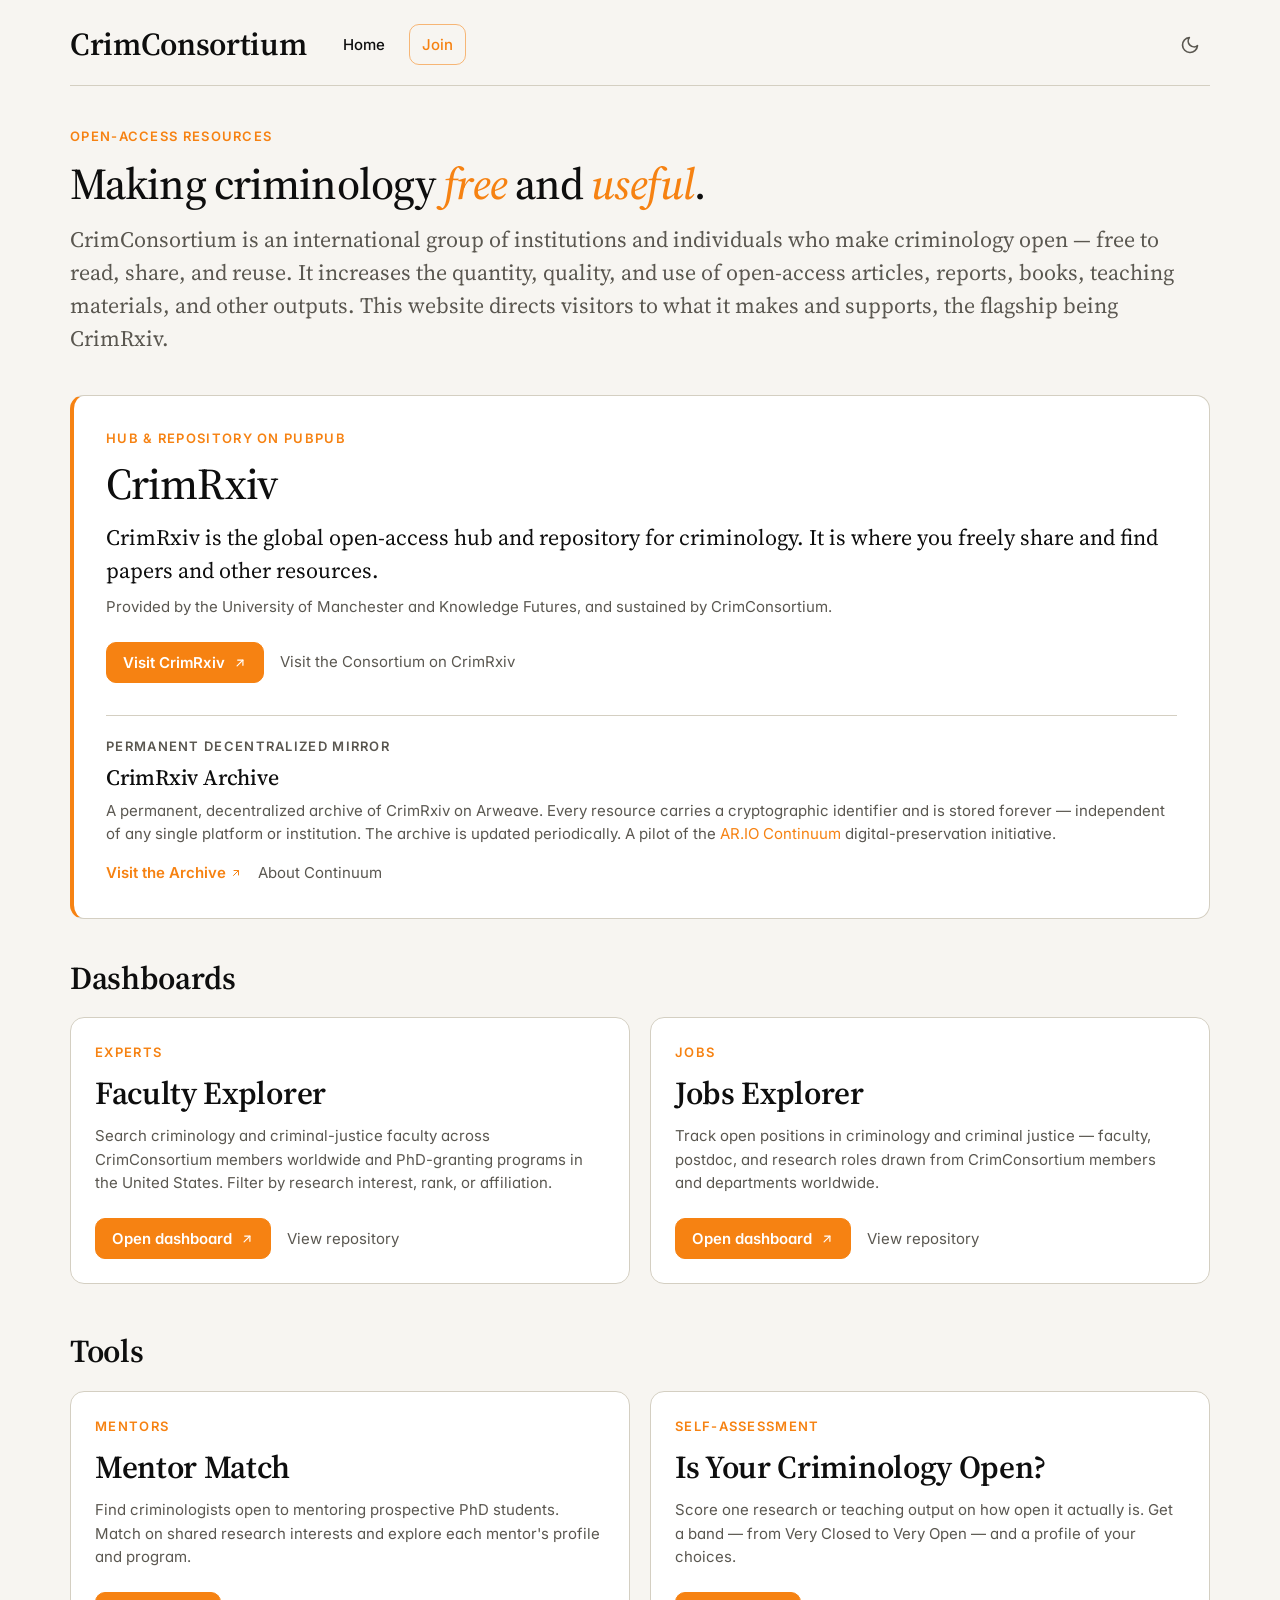
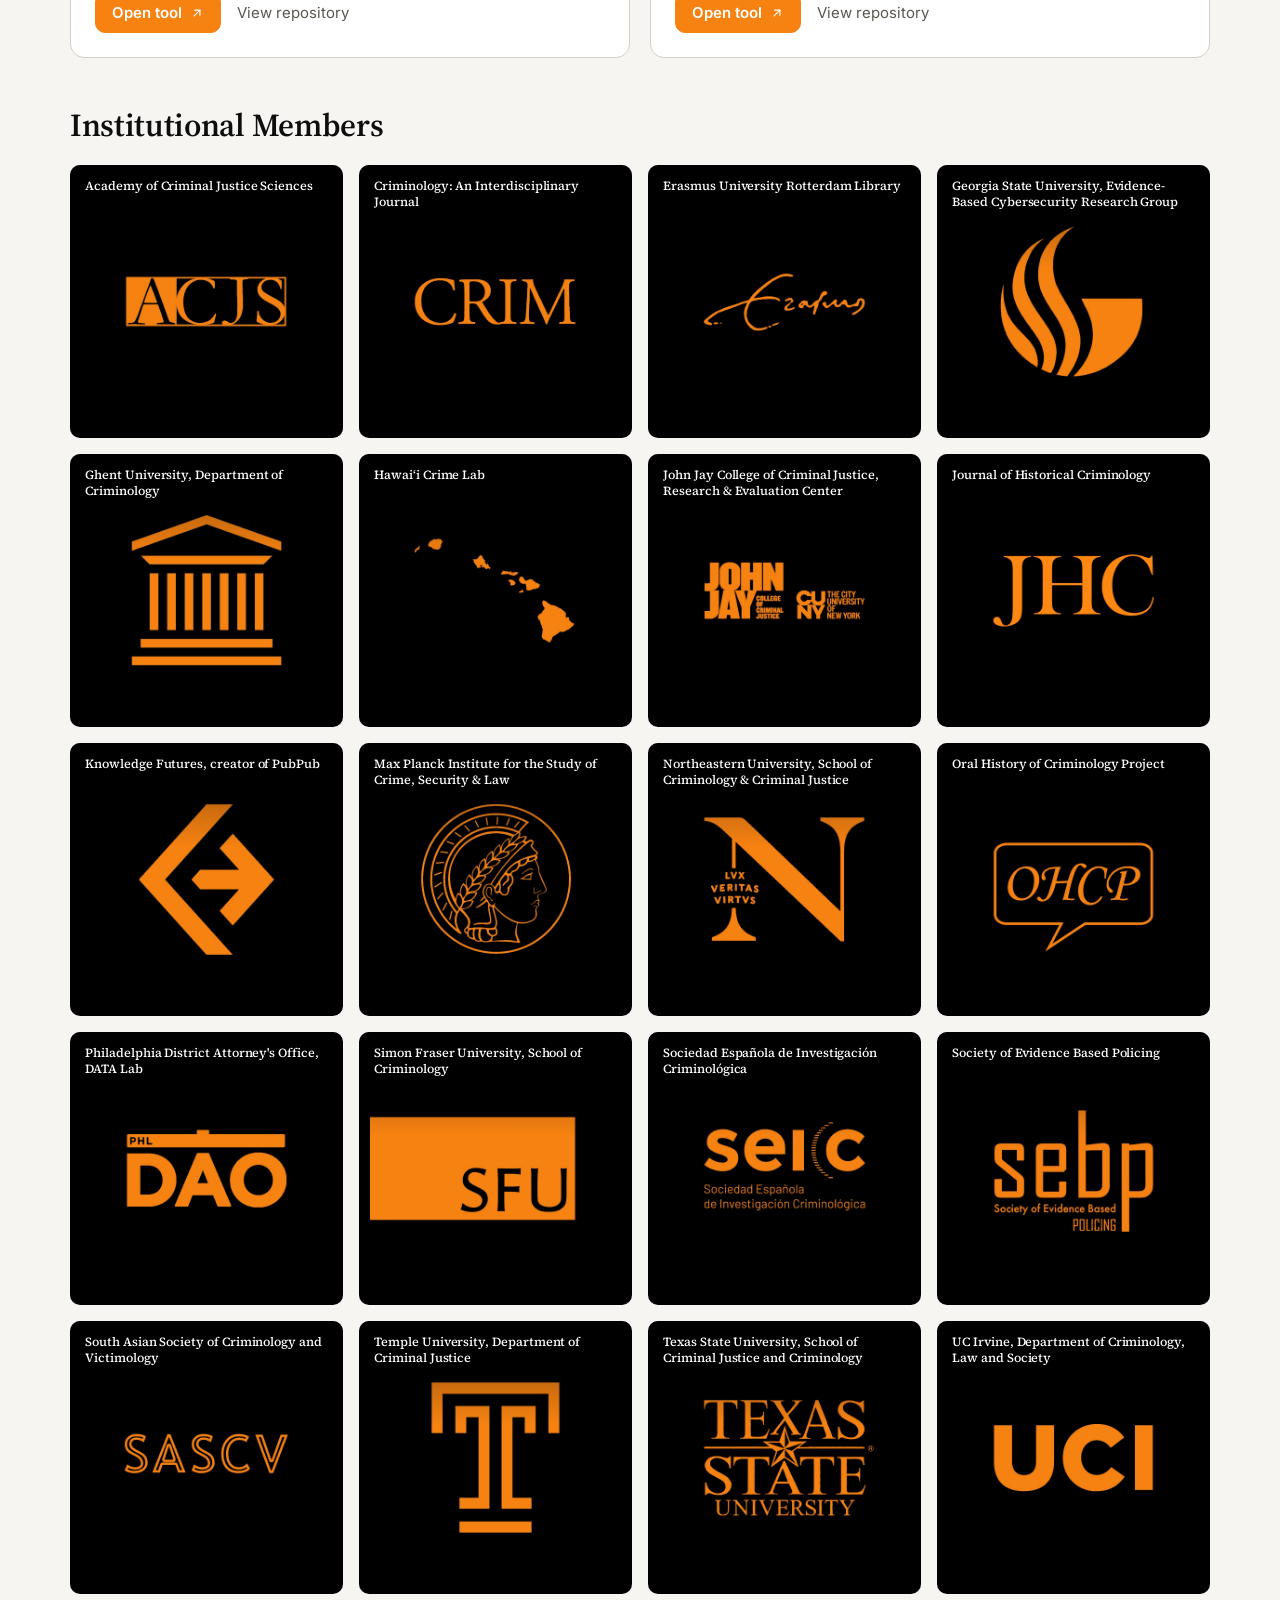
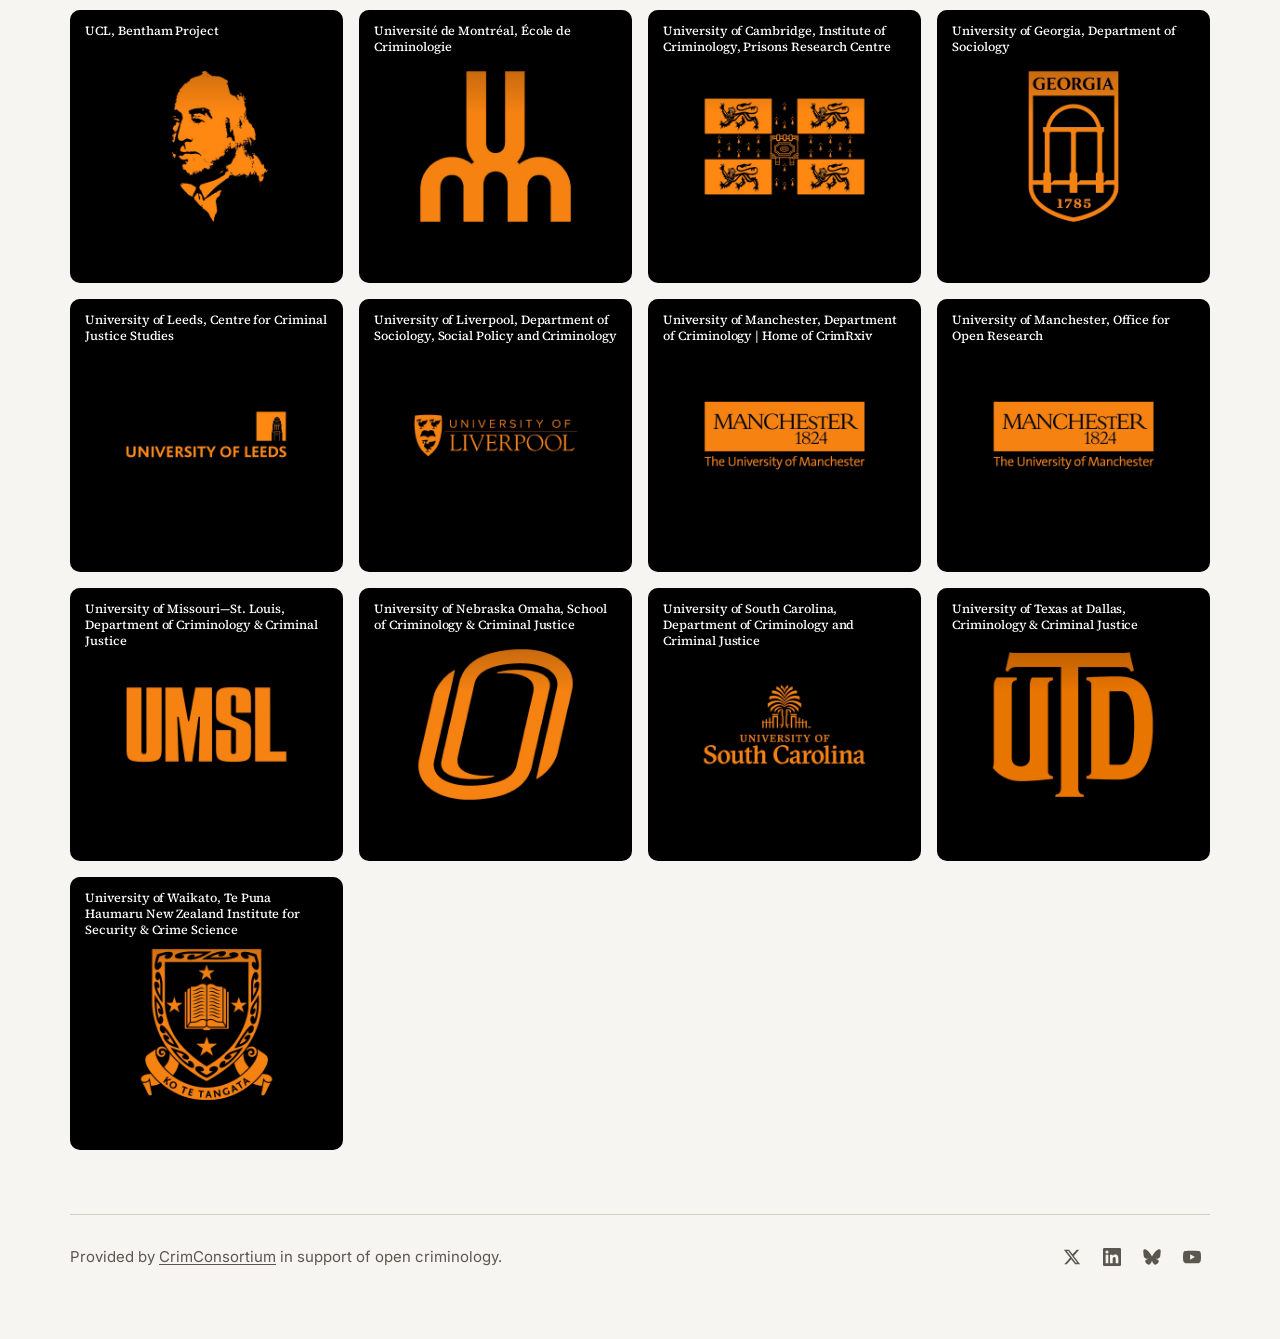
<file: index.html>
<!doctype html>
<html lang="en">
  <head>
    <meta charset="utf-8" />
    <meta name="viewport" content="width=device-width,initial-scale=1" />
    <title>CrimConsortium — Open criminology: free and useful research, teaching, and jobs</title>
    <meta name="description" content="CrimConsortium is an international group of institutions and individuals advancing open criminology — free access to research, teaching materials, mentors, and criminology jobs. Flagship: CrimRxiv." />
    <meta name="keywords" content="open criminology, CrimRxiv, criminology open access, criminology research, criminal justice research, criminology jobs, criminology mentors, criminology faculty, open scholarship, open access publishing" />
    <meta name="author" content="CrimConsortium" />
    <meta name="robots" content="index, follow, max-image-preview:large" />
    <meta name="theme-color" content="#0e0e0e" />

    <link rel="canonical" href="https://crimconsortium.com/" />
    <link rel="alternate" hreflang="en" href="https://crimconsortium.com/" />
    <link rel="alternate" hreflang="x-default" href="https://crimconsortium.com/" />

    <!-- Open Graph -->
    <meta property="og:title" content="CrimConsortium — Making criminology free and useful" />
    <meta property="og:description" content="An international group of institutions and individuals advancing open criminology — free access to research, teaching materials, mentors, and criminology jobs. Flagship: CrimRxiv." />
    <meta property="og:type" content="website" />
    <meta property="og:url" content="https://crimconsortium.com/" />
    <meta property="og:site_name" content="CrimConsortium" />
    <meta property="og:locale" content="en_US" />
    <meta property="og:image" content="https://crimconsortium.com/og-image.png" />
    <meta property="og:image:secure_url" content="https://crimconsortium.com/og-image.png" />
    <meta property="og:image:type" content="image/png" />
    <meta property="og:image:width" content="1200" />
    <meta property="og:image:height" content="630" />
    <meta property="og:image:alt" content="CrimConsortium — Making criminology free and useful" />
    <meta property="og:updated_time" content="2026-07-18T14:30:00-04:00" />
    <meta property="og:see_also" content="https://www.crimrxiv.com" />
    <meta property="og:see_also" content="https://www.crimrxiv.com/consortium" />
    <meta property="og:see_also" content="https://crimrxiv.ar.io" />
    <meta property="og:see_also" content="https://github.com/CrimConsortium-CrimRxiv" />
    <meta property="og:see_also" content="https://x.com/CrimConsortium" />
    <meta property="og:see_also" content="https://www.linkedin.com/company/98856502" />
    <meta property="og:see_also" content="https://bsky.app/profile/crimrxiv.com" />
    <meta property="og:see_also" content="https://www.youtube.com/@CrimConsortium" />

    <!-- Twitter -->
    <meta name="twitter:card" content="summary_large_image" />
    <meta name="twitter:site" content="@CrimConsortium" />
    <meta name="twitter:title" content="CrimConsortium — Making criminology free and useful" />
    <meta name="twitter:description" content="An international group of institutions and individuals advancing open criminology. Flagship: CrimRxiv." />
    <meta name="twitter:image" content="https://crimconsortium.com/og-image.png" />
    <meta name="twitter:image:alt" content="CrimConsortium — Making criminology free and useful" />

    <!-- DNS prefetch for outbound destinations (faster perceived click) -->
    <link rel="dns-prefetch" href="https://www.crimrxiv.com" />
    <link rel="dns-prefetch" href="https://crimrxiv.ar.io" />
    <link rel="dns-prefetch" href="https://crimconsortium-crimrxiv.github.io" />
    <link rel="dns-prefetch" href="https://app.joinit.com" />
    <link rel="dns-prefetch" href="https://github.com" />

    <!-- Google tag (gtag.js) — Google Ads -->
    <script async src="https://www.googletagmanager.com/gtag/js?id=AW-18294351442"></script>
    <script>
      window.dataLayer = window.dataLayer || [];
      function gtag(){dataLayer.push(arguments);}

      // Consent Mode v2 defaults — explicitly grant so nothing silently downgrades later.
      gtag('consent', 'default', {
        'ad_storage': 'granted',
        'ad_user_data': 'granted',
        'ad_personalization': 'granted',
        'analytics_storage': 'granted',
        'functionality_storage': 'granted',
        'personalization_storage': 'granted',
        'security_storage': 'granted'
      });

      // Persist GCLID across the Stripe checkout redirect (first-party localStorage).
      try {
        var params = new URLSearchParams(window.location.search);
        var gclid = params.get('gclid');
        if (gclid) {
          localStorage.setItem('gclid', gclid);
          localStorage.setItem('gclid_ts', Date.now().toString());
        }
      } catch (e) {}

      gtag('js', new Date());
      gtag('config', 'AW-18294351442');
    </script>

    <!-- Fonts (same family as sibling dashboards) -->
    <link rel="preconnect" href="https://fonts.googleapis.com" />
    <link rel="preconnect" href="https://fonts.gstatic.com" crossorigin />
    <link
      href="https://fonts.googleapis.com/css2?family=Source+Serif+4:ital,opsz,wght@0,8..60,400;0,8..60,500;0,8..60,600;0,8..60,700;1,8..60,400;1,8..60,500&family=Inter:wght@400;500;600;700&display=swap"
      rel="stylesheet"
    />

    <link rel="stylesheet" href="style.css" />
    <link rel="icon" type="image/x-icon" href="favicon.ico" />

    <link rel="apple-touch-icon" href="/og-image.png" />

    <!-- Structured data — Organization + WebSite + ItemList (Tools & Dashboards) -->
    <script type="application/ld+json">
    {
      "@context": "https://schema.org",
      "@graph": [
        {
          "@type": "Organization",
          "@id": "https://crimconsortium.com/#org",
          "name": "CrimConsortium",
          "alternateName": ["CrimRxiv Consortium"],
          "url": "https://crimconsortium.com/",
          "logo": "https://crimconsortium.com/og-image.png",
          "description": "An international group of institutions and individuals advancing open criminology — free access to research, teaching materials, mentors, and criminology jobs. Flagship: CrimRxiv.",
          "sameAs": [
            "https://www.crimrxiv.com/consortium",
            "https://x.com/CrimConsortium",
            "https://www.linkedin.com/company/98856502",
            "https://bsky.app/profile/crimrxiv.com",
            "https://www.youtube.com/@CrimConsortium",
            "https://github.com/CrimConsortium-CrimRxiv"
          ],
          "contactPoint": {
            "@type": "ContactPoint",
            "contactType": "membership inquiries",
            "email": "consortium@crimrxiv.com"
          }
        },
        {
          "@type": "WebSite",
          "@id": "https://crimconsortium.com/#website",
          "url": "https://crimconsortium.com/",
          "name": "CrimConsortium",
          "description": "Making criminology free and useful.",
          "publisher": { "@id": "https://crimconsortium.com/#org" },
          "inLanguage": "en"
        },
        {
          "@type": "ItemList",
          "name": "CrimConsortium dashboards and tools",
          "itemListElement": [
            {
              "@type": "ListItem",
              "position": 1,
              "name": "CrimRxiv",
              "url": "https://www.crimrxiv.com",
              "description": "The global open-access hub and repository for criminology."
            },
            {
              "@type": "ListItem",
              "position": 2,
              "name": "CrimRxiv Archive",
              "url": "https://crimrxiv.ar.io",
              "description": "Permanent decentralized mirror of CrimRxiv on Arweave."
            },
            {
              "@type": "ListItem",
              "position": 3,
              "name": "Faculty Explorer",
              "url": "https://faculty.crimconsortium.com/",
              "description": "Search criminology and criminal-justice faculty across CrimConsortium members and PhD-granting programs in the United States."
            },
            {
              "@type": "ListItem",
              "position": 4,
              "name": "Jobs Explorer",
              "url": "https://jobs.crimconsortium.com/",
              "description": "Open positions in criminology and criminal justice — faculty, postdoc, and research roles worldwide."
            },
            {
              "@type": "ListItem",
              "position": 5,
              "name": "Mentor Match",
              "url": "https://mentors.crimconsortium.com/",
              "description": "Find criminologists open to mentoring prospective PhD students."
            },
            {
              "@type": "ListItem",
              "position": 6,
              "name": "Is Your Criminology Open?",
              "url": "https://open.crimconsortium.com/",
              "description": "Score one research or teaching output on how open it actually is."
            }
          ]
        }
      ]
    }
    </script>
  </head>
  <body>
    <div class="page">
      <header class="site-header">
        <div class="header-left">
          <a class="brand" href="/" aria-label="CrimConsortium — home">
            <span class="brand-text">
              <span class="brand-title">CrimConsortium</span>
            </span>
          </a>

          <nav class="site-nav" aria-label="Primary">
            <a href="/" class="nav-link" aria-current="page">Home</a>
            <a href="https://app.joinit.com/o/crimconsortium/" class="nav-link nav-link-cta" target="_blank" rel="noopener">Join</a>
          </nav>
        </div>

        <div class="header-actions">
          <button class="icon-btn" data-theme-toggle aria-label="Toggle color scheme">
            <!-- icon injected by JS -->
          </button>
        </div>
      </header>

      <section class="hero">
        <div class="hero-eyebrow">Open-access resources</div>
        <h1 class="hero-title">Making criminology <em>free</em> and <em>useful</em>.</h1>
        <p class="hero-lead">
          CrimConsortium is an international group of institutions and individuals who make criminology open — free to read, share, and reuse. It increases the quantity, quality, and use of open-access articles, reports, books, teaching materials, and other outputs. This website directs visitors to what it makes and supports, the flagship being CrimRxiv.
        </p>
      </section>

      <section class="feature-panel" aria-labelledby="crimrxiv-heading">
        <div class="feature-eyebrow">Hub &amp; repository on PubPub</div>
        <h2 class="feature-title" id="crimrxiv-heading">CrimRxiv</h2>
        <p class="feature-lead">
          CrimRxiv is the global open-access hub and repository for criminology. It is where you freely share and find papers and other resources.
        </p>
        <p class="feature-meta">
          Provided by the University of Manchester and Knowledge Futures, and sustained by CrimConsortium.
        </p>
        <div class="feature-actions">
          <a class="btn btn-primary" href="https://www.crimrxiv.com" target="_blank" rel="noopener">
            Visit CrimRxiv
            <svg width="14" height="14" viewBox="0 0 24 24" fill="none" stroke="currentColor" stroke-width="2" stroke-linecap="round" stroke-linejoin="round" aria-hidden="true"><path d="M7 17 17 7"/><path d="M8 7h9v9"/></svg>
          </a>
          <a class="link-muted" href="https://www.crimrxiv.com/consortium" target="_blank" rel="noopener">Visit the Consortium on CrimRxiv</a>
        </div>

        <div class="sub-feature" aria-labelledby="archive-heading">
          <div class="sub-feature-eyebrow">Permanent decentralized mirror</div>
          <h3 class="sub-feature-title" id="archive-heading">CrimRxiv Archive</h3>
          <p class="sub-feature-lead">
            A permanent, decentralized archive of CrimRxiv on Arweave. Every resource carries a cryptographic identifier and is stored forever — independent of any single platform or institution. The archive is updated periodically. A pilot of the <a href="https://ar.io/continuum/" target="_blank" rel="noopener">AR.IO Continuum</a> digital-preservation initiative.
          </p>
          <div class="sub-feature-actions">
            <a class="link-arrow" href="https://crimrxiv.ar.io" target="_blank" rel="noopener">
              Visit the Archive
              <svg width="12" height="12" viewBox="0 0 24 24" fill="none" stroke="currentColor" stroke-width="2" stroke-linecap="round" stroke-linejoin="round" aria-hidden="true"><path d="M7 17 17 7"/><path d="M8 7h9v9"/></svg>
            </a>
            <a class="link-muted" href="https://ar.io/continuum/" target="_blank" rel="noopener">About Continuum</a>
          </div>
        </div>
      </section>

      <div class="section-heading">
        <h2 class="section-heading-title">Dashboards</h2>
      </div>

      <section class="dashboards" aria-label="Dashboards">
        <article class="dash-card">
          <div class="dash-eyebrow">Experts</div>
          <h3 class="dash-title">Faculty Explorer</h3>
          <p class="dash-desc">
            Search criminology and criminal-justice faculty across CrimConsortium members worldwide and PhD-granting programs in the United States. Filter by research interest, rank, or affiliation.
          </p>
          <div class="dash-actions">
            <a class="btn btn-primary" href="https://faculty.crimconsortium.com/" target="_blank" rel="noopener">
              Open dashboard
              <svg width="14" height="14" viewBox="0 0 24 24" fill="none" stroke="currentColor" stroke-width="2" stroke-linecap="round" stroke-linejoin="round" aria-hidden="true"><path d="M7 17 17 7"/><path d="M8 7h9v9"/></svg>
            </a>
            <a class="link-muted" href="https://github.com/CrimConsortium-CrimRxiv/faculty-explorer" target="_blank" rel="noopener">View repository</a>
          </div>
        </article>

        <article class="dash-card">
          <div class="dash-eyebrow">Jobs</div>
          <h3 class="dash-title">Jobs Explorer</h3>
          <p class="dash-desc">
            Track open positions in criminology and criminal justice — faculty, postdoc, and research roles drawn from CrimConsortium members and departments worldwide.
          </p>
          <div class="dash-actions">
            <a class="btn btn-primary" href="https://jobs.crimconsortium.com/" target="_blank" rel="noopener">
              Open dashboard
              <svg width="14" height="14" viewBox="0 0 24 24" fill="none" stroke="currentColor" stroke-width="2" stroke-linecap="round" stroke-linejoin="round" aria-hidden="true"><path d="M7 17 17 7"/><path d="M8 7h9v9"/></svg>
            </a>
            <a class="link-muted" href="https://github.com/CrimConsortium-CrimRxiv/criminology-jobs" target="_blank" rel="noopener">View repository</a>
          </div>
        </article>
      </section>

      <div class="section-heading">
        <h2 class="section-heading-title">Tools</h2>
      </div>

      <section class="dashboards" aria-label="Tools">
        <article class="dash-card">
          <div class="dash-eyebrow">Mentors</div>
          <h3 class="dash-title">Mentor Match</h3>
          <p class="dash-desc">
            Find criminologists open to mentoring prospective PhD students. Match on shared research interests and explore each mentor's profile and program.
          </p>
          <div class="dash-actions">
            <a class="btn btn-primary" href="https://mentors.crimconsortium.com/" target="_blank" rel="noopener">
              Open tool
              <svg width="14" height="14" viewBox="0 0 24 24" fill="none" stroke="currentColor" stroke-width="2" stroke-linecap="round" stroke-linejoin="round" aria-hidden="true"><path d="M7 17 17 7"/><path d="M8 7h9v9"/></svg>
            </a>
            <a class="link-muted" href="https://github.com/CrimConsortium-CrimRxiv/mentor-match" target="_blank" rel="noopener">View repository</a>
          </div>
        </article>

        <article class="dash-card">
          <div class="dash-eyebrow">Self-assessment</div>
          <h3 class="dash-title">Is Your Criminology Open?</h3>
          <p class="dash-desc">
            Score one research or teaching output on how open it actually is. Get a band — from Very Closed to Very Open — and a profile of your choices.
          </p>
          <div class="dash-actions">
            <a class="btn btn-primary" href="https://open.crimconsortium.com/" target="_blank" rel="noopener">
              Open tool
              <svg width="14" height="14" viewBox="0 0 24 24" fill="none" stroke="currentColor" stroke-width="2" stroke-linecap="round" stroke-linejoin="round" aria-hidden="true"><path d="M7 17 17 7"/><path d="M8 7h9v9"/></svg>
            </a>
            <a class="link-muted" href="https://github.com/CrimConsortium-CrimRxiv/open-criminology" target="_blank" rel="noopener">View repository</a>
          </div>
        </article>
      </section>

      <div class="section-heading">
        <h2 class="section-heading-title">Institutional Members</h2>
      </div>

      <section class="members" aria-label="CrimConsortium institutional members" id="members-grid">
        <!-- tiles injected by app.js -->
      </section>

      <footer class="site-footer">
        <p class="footer-lead">
          Provided by <a href="https://www.crimrxiv.com/consortium" target="_blank" rel="noopener">CrimConsortium</a> in support of open criminology.
        </p>
        <nav class="footer-social" aria-label="CrimConsortium on social media">
          <a href="https://x.com/CrimConsortium" target="_blank" rel="noopener" aria-label="CrimConsortium on X" title="X">
            <svg width="18" height="18" viewBox="0 0 24 24" fill="currentColor" aria-hidden="true"><path d="M18.244 2.25h3.308l-7.227 8.26 8.502 11.24H16.17l-5.214-6.817L4.99 21.75H1.68l7.73-8.835L1.254 2.25H8.08l4.713 6.231zm-1.161 17.52h1.833L7.084 4.126H5.117z"/></svg>
          </a>
          <a href="https://www.linkedin.com/company/98856502" target="_blank" rel="noopener" aria-label="CrimConsortium on LinkedIn" title="LinkedIn">
            <svg width="18" height="18" viewBox="0 0 24 24" fill="currentColor" aria-hidden="true"><path d="M20.447 20.452h-3.554v-5.569c0-1.328-.027-3.037-1.852-3.037-1.853 0-2.136 1.445-2.136 2.939v5.667H9.351V9h3.414v1.561h.046c.477-.9 1.637-1.85 3.37-1.85 3.601 0 4.267 2.37 4.267 5.455v6.286zM5.337 7.433a2.062 2.062 0 01-2.063-2.065 2.063 2.063 0 112.063 2.065zm1.782 13.019H3.555V9h3.564v11.452zM22.225 0H1.771C.792 0 0 .774 0 1.729v20.542C0 23.227.792 24 1.771 24h20.451C23.2 24 24 23.227 24 22.271V1.729C24 .774 23.2 0 22.222 0h.003z"/></svg>
          </a>
          <a href="https://bsky.app/profile/crimrxiv.com" target="_blank" rel="noopener" aria-label="CrimRxiv on Bluesky" title="Bluesky">
            <svg width="18" height="18" viewBox="0 0 600 530" fill="currentColor" aria-hidden="true"><path d="M135.72 44.03C202.216 93.951 273.74 195.17 300 249.49c26.262-54.316 97.782-155.54 164.28-205.46C512.26 8.009 590-19.474 590 69.21c0 17.704-10.149 148.79-16.106 170.07-20.703 73.984-96.144 92.854-163.25 81.433 117.3 19.964 147.14 86.092 82.697 152.22-122.39 125.59-175.91-31.511-189.63-71.766-2.514-7.38-3.69-10.832-3.708-7.896-.017-2.936-1.193.516-3.707 7.896-13.714 40.255-67.233 197.36-189.63 71.766-64.444-66.128-34.605-132.26 82.697-152.22-67.108 11.421-142.55-7.45-163.25-81.433C20.149 218.0 10 86.914 10 69.21c0-88.683 77.74-61.2 125.72-25.18z"/></svg>
          </a>
          <a href="https://www.youtube.com/@CrimConsortium" target="_blank" rel="noopener" aria-label="CrimConsortium on YouTube" title="YouTube">
            <svg width="18" height="18" viewBox="0 0 24 24" fill="currentColor" aria-hidden="true"><path d="M23.498 6.186a3.016 3.016 0 0 0-2.122-2.136C19.505 3.545 12 3.545 12 3.545s-7.505 0-9.377.505A3.017 3.017 0 0 0 .502 6.186C0 8.07 0 12 0 12s0 3.93.502 5.814a3.016 3.016 0 0 0 2.122 2.136c1.871.505 9.376.505 9.376.505s7.505 0 9.377-.505a3.015 3.015 0 0 0 2.122-2.136C24 15.93 24 12 24 12s0-3.93-.502-5.814zM9.545 15.568V8.432L15.818 12l-6.273 3.568z"/></svg>
          </a>
        </nav>
      </footer>
    </div>

    <script src="app.js"></script>
    <!-- Cloudflare Web Analytics -->
    <script type="module" src="https://static.cloudflareinsights.com/beacon.min.js" data-cf-beacon='{"token": "82ab01d233344610a30702e8de41b140"}'></script>
    <!-- End Cloudflare Web Analytics -->
  </body>
</html>
</file>
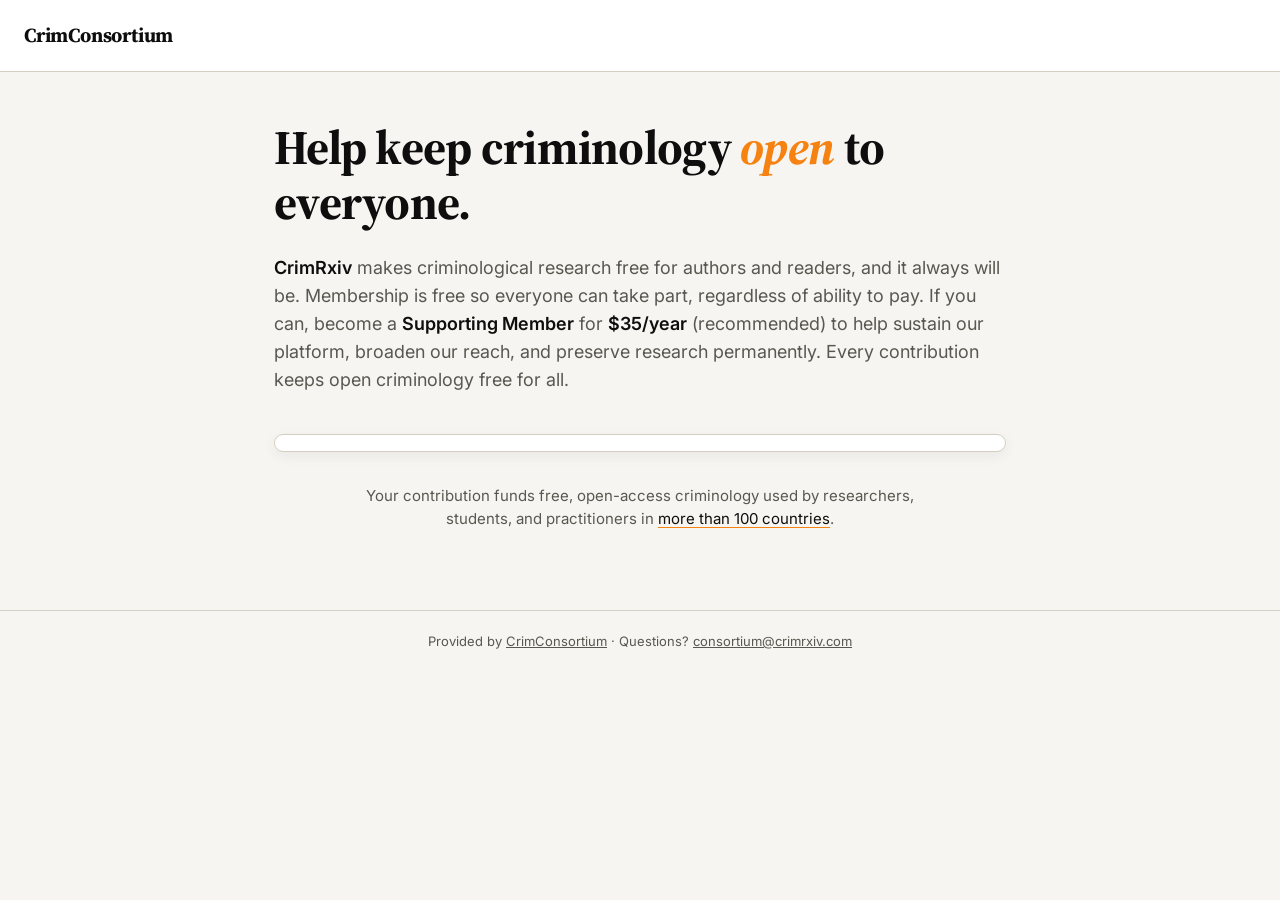
<file: support/index.html>
<!doctype html>
<html lang="en">
  <head>
    <meta charset="utf-8" />
    <meta name="viewport" content="width=device-width, initial-scale=1" />
    <title>Support CrimConsortium — Keep criminology open to everyone</title>
    <meta
      name="description"
      content="Help keep criminology open to everyone. Become a Supporting Member of CrimConsortium for $35/year and sustain CrimRxiv, the free platform for criminological research."
    />
    <meta name="robots" content="index, follow, max-image-preview:large" />
    <meta name="theme-color" content="#0e0e0e" />
    <link rel="canonical" href="https://crimconsortium.com/support/" />
    <link rel="alternate" hreflang="en" href="https://crimconsortium.com/support/" />
    <link rel="alternate" hreflang="x-default" href="https://crimconsortium.com/support/" />

    <!-- Open Graph -->
    <meta property="og:type" content="website" />
    <meta property="og:site_name" content="CrimConsortium" />
    <meta property="og:locale" content="en_US" />
    <meta property="og:url" content="https://crimconsortium.com/support/" />
    <meta property="og:title" content="Support CrimConsortium — Keep criminology open to everyone" />
    <meta
      property="og:description"
      content="Become a Supporting Member for $35/year and help sustain CrimRxiv, the free platform for criminological research."
    />
    <meta property="og:image" content="https://crimconsortium.com/og-image.png" />
    <meta property="og:image:secure_url" content="https://crimconsortium.com/og-image.png" />
    <meta property="og:image:type" content="image/png" />
    <meta property="og:image:width" content="1200" />
    <meta property="og:image:height" content="630" />
    <meta property="og:image:alt" content="CrimConsortium — Making criminology free and useful" />
    <meta property="og:updated_time" content="2026-07-18T13:00:00-04:00" />

    <!-- Twitter Card -->
    <meta name="twitter:card" content="summary_large_image" />
    <meta name="twitter:site" content="@CrimConsortium" />
    <meta name="twitter:title" content="Support CrimConsortium — Keep criminology open" />
    <meta
      name="twitter:description"
      content="Become a Supporting Member for $35/year and help sustain CrimRxiv."
    />
    <meta name="twitter:image" content="https://crimconsortium.com/og-image.png" />
    <meta name="twitter:image:alt" content="CrimConsortium — Making criminology free and useful" />

    <!-- Favicon -->
    <link
      rel="icon"
      type="image/svg+xml"
      href="data:image/svg+xml;utf8,<svg xmlns='http://www.w3.org/2000/svg' viewBox='0 0 32 32'><rect width='32' height='32' rx='6' fill='%230e0e0e'/><text x='16' y='22' font-family='Georgia,serif' font-size='20' font-weight='700' fill='%23f68212' text-anchor='middle'>C</text></svg>"
    />
    <link rel="apple-touch-icon" href="/og-image.png" />

    <!-- Fonts (same family as sibling pages) -->
    <link rel="preconnect" href="https://fonts.googleapis.com" />
    <link rel="preconnect" href="https://fonts.gstatic.com" crossorigin />
    <link
      rel="stylesheet"
      href="https://fonts.googleapis.com/css2?family=Source+Serif+4:ital,opsz,wght@0,8..60,600;0,8..60,700;1,8..60,500&family=Inter:wght@400;500;600;700&display=swap"
    />

    <!-- Stripe pricing table -->
    <script async src="https://js.stripe.com/v3/pricing-table.js"></script>

    <!-- Google tag (gtag.js) — Google Ads -->
    <script async src="https://www.googletagmanager.com/gtag/js?id=AW-18294351442"></script>
    <script>
      window.dataLayer = window.dataLayer || [];
      function gtag(){dataLayer.push(arguments);}

      // Consent Mode v2 defaults — explicitly grant so nothing silently downgrades later.
      gtag('consent', 'default', {
        'ad_storage': 'granted',
        'ad_user_data': 'granted',
        'ad_personalization': 'granted',
        'analytics_storage': 'granted',
        'functionality_storage': 'granted',
        'personalization_storage': 'granted',
        'security_storage': 'granted'
      });

      // Persist GCLID across the Stripe checkout redirect (first-party localStorage).
      try {
        var params = new URLSearchParams(window.location.search);
        var gclid = params.get('gclid');
        if (gclid) {
          localStorage.setItem('gclid', gclid);
          localStorage.setItem('gclid_ts', Date.now().toString());
        }
      } catch (e) {}

      gtag('js', new Date());
      gtag('config', 'AW-18294351442');
    </script>

    <style>
      :root {
        --color-bg: #f7f5f1;
        --color-surface: #ffffff;
        --color-text: #0e0e0e;
        --color-text-muted: #5a5750;
        --color-border: #d4cfc2;
        --color-primary: #f68212;
        --font-display: "Source Serif 4", "Source Serif Pro", Georgia, "Times New Roman", serif;
        --font-body: "Inter", "Helvetica Neue", Arial, sans-serif;
      }

      * { box-sizing: border-box; }
      html, body { margin: 0; padding: 0; }
      body {
        background: var(--color-bg);
        color: var(--color-text);
        font-family: var(--font-body);
        font-size: 17px;
        line-height: 1.55;
        -webkit-font-smoothing: antialiased;
        text-rendering: optimizeLegibility;
      }

      /* Minimal header — brand only, no nav to avoid competing links */
      .site-header {
        padding: 20px 24px;
        border-bottom: 1px solid var(--color-border);
        background: #ffffff;
      }
      .site-header a.brand {
        display: inline-flex;
        align-items: baseline;
        gap: 6px;
        text-decoration: none;
        color: var(--color-text);
        font-family: var(--font-display);
        font-weight: 700;
        font-size: 20px;
        letter-spacing: -0.01em;
      }
      .site-header a.brand:hover { color: var(--color-primary); }

      main {
        max-width: 780px;
        margin: 0 auto;
        padding: 48px 24px 80px;
      }

      h1 {
        font-family: var(--font-display);
        font-weight: 700;
        font-size: clamp(32px, 5.5vw, 48px);
        line-height: 1.15;
        letter-spacing: -0.015em;
        margin: 0 0 24px;
      }
      h1 em {
        color: var(--color-primary);
        font-style: italic;
      }

      .pitch {
        font-size: 18px;
        color: var(--color-text-muted);
        margin: 0 0 40px;
      }
      .pitch strong {
        color: var(--color-text);
        font-weight: 600;
      }

      .pricing-wrap {
        background: var(--color-surface);
        border: 1px solid var(--color-border);
        border-radius: 12px;
        padding: 8px;
        margin: 32px 0 24px;
        box-shadow: 0 4px 14px rgba(14, 14, 14, 0.06);
      }

      .trust {
        text-align: center;
        font-size: 15px;
        color: var(--color-text-muted);
        margin: 32px auto 0;
        max-width: 560px;
      }
      .trust a {
        color: var(--color-text);
        text-decoration: underline;
        text-decoration-color: var(--color-primary);
        text-underline-offset: 3px;
      }

      footer {
        border-top: 1px solid var(--color-border);
        padding: 20px 24px;
        text-align: center;
        font-size: 13px;
        color: var(--color-text-muted);
      }
      footer a { color: inherit; }

      @media (max-width: 480px) {
        main { padding: 32px 18px 60px; }
        .pitch { font-size: 17px; }
      }
    </style>
  </head>
  <body>
    <header class="site-header">
      <a class="brand" href="/">CrimConsortium</a>
    </header>

    <main>
      <h1>Help keep criminology <em>open</em> to everyone.</h1>

      <p class="pitch">
        <strong>CrimRxiv</strong> makes criminological research free for authors
        and readers, and it always will be. Membership is free so everyone can
        take part, regardless of ability to pay. If you can, become a
        <strong>Supporting Member</strong> for <strong>$35/year</strong>
        (recommended) to help sustain our platform, broaden our reach, and
        preserve research permanently. Every contribution keeps open
        criminology free for all.
      </p>

      <div class="pricing-wrap">
        <stripe-pricing-table
          pricing-table-id="prctbl_1TubGN9Pmwwj8JSxrboKiJzz"
          publishable-key="pk_live_51Sayk69Pmwwj8JSxB6PPz7kzXz2KAe2t9SabyMFFOUvAgZQq9GCiMb4TR8V5XRtDuXozoTyKe7WfTHiIKEzJXP6M00vNpqceyP"
        ></stripe-pricing-table>
      </div>

      <p class="trust">
        Your contribution funds free, open-access criminology used by
        researchers, students, and practitioners in
        <a href="https://www.crimrxiv.com/" rel="noopener">
          more than 100 countries</a>.
      </p>
    </main>

    <footer>
      Provided by
      <a href="/">CrimConsortium</a>
      &middot; Questions?
      <a href="mailto:consortium@crimrxiv.com">consortium@crimrxiv.com</a>
    </footer>
    <!-- Cloudflare Web Analytics -->
    <script type="module" src="https://static.cloudflareinsights.com/beacon.min.js" data-cf-beacon='{"token": "82ab01d233344610a30702e8de41b140"}'></script>
    <!-- End Cloudflare Web Analytics -->
  </body>
</html>
</file>
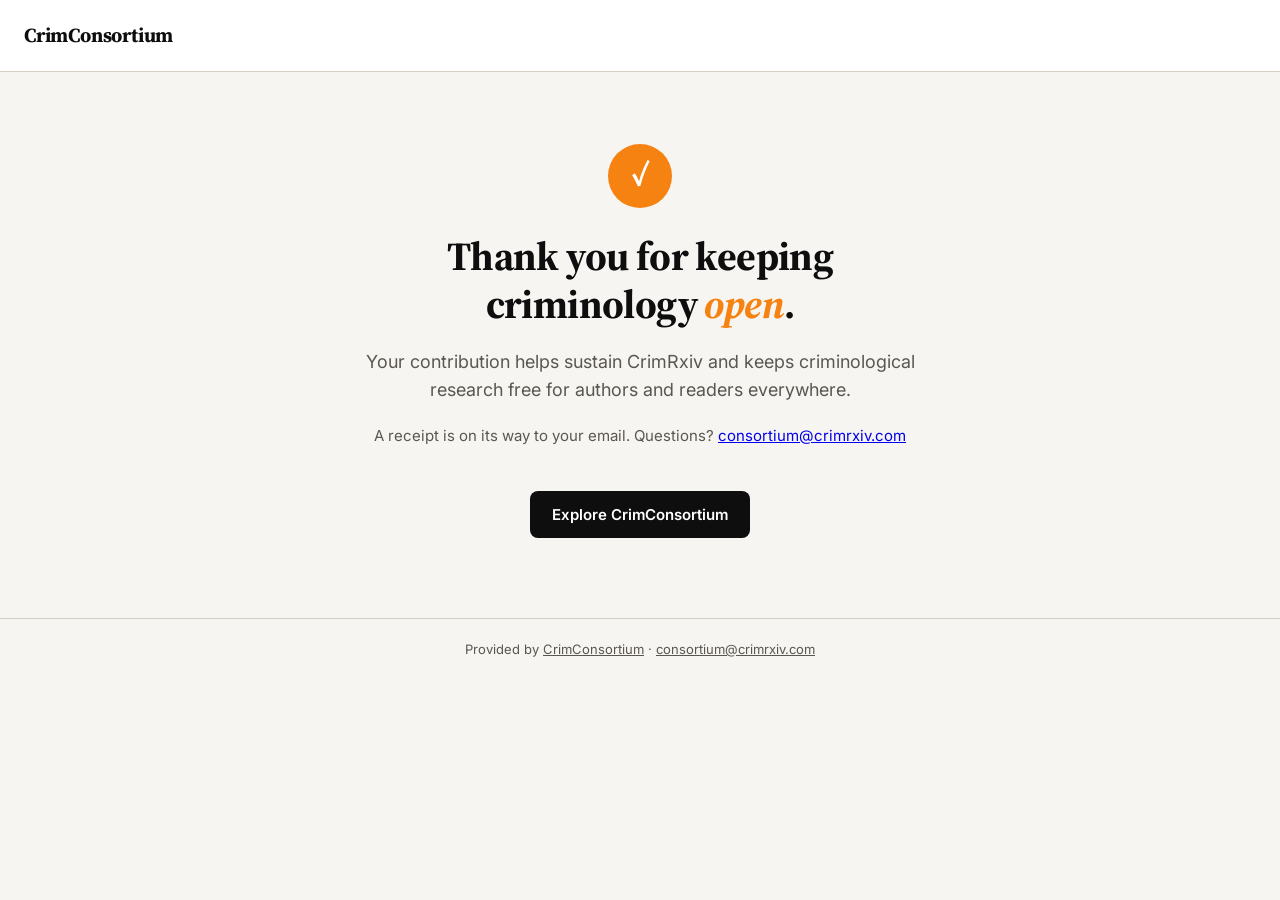
<file: support/thank-you/index.html>
<!doctype html>
<html lang="en">
  <head>
    <meta charset="utf-8" />
    <meta name="viewport" content="width=device-width, initial-scale=1" />
    <title>Thank you — CrimConsortium</title>
    <meta
      name="description"
      content="Thank you for supporting CrimConsortium. Your contribution keeps criminology open to everyone."
    />
    <meta name="robots" content="noindex, nofollow" />
    <meta name="theme-color" content="#0e0e0e" />
    <link rel="canonical" href="https://crimconsortium.com/support/thank-you/" />

    <!-- Favicon -->
    <link
      rel="icon"
      type="image/svg+xml"
      href="data:image/svg+xml;utf8,<svg xmlns='http://www.w3.org/2000/svg' viewBox='0 0 32 32'><rect width='32' height='32' rx='6' fill='%230e0e0e'/><text x='16' y='22' font-family='Georgia,serif' font-size='20' font-weight='700' fill='%23f68212' text-anchor='middle'>C</text></svg>"
    />
    <link rel="apple-touch-icon" href="/og-image.png" />

    <!-- Fonts -->
    <link rel="preconnect" href="https://fonts.googleapis.com" />
    <link rel="preconnect" href="https://fonts.gstatic.com" crossorigin />
    <link
      rel="stylesheet"
      href="https://fonts.googleapis.com/css2?family=Source+Serif+4:ital,opsz,wght@0,8..60,600;0,8..60,700;1,8..60,500&family=Inter:wght@400;500;600;700&display=swap"
    />

    <!-- Google tag (gtag.js) — Google Ads -->
    <script async src="https://www.googletagmanager.com/gtag/js?id=AW-18294351442"></script>
    <script>
      window.dataLayer = window.dataLayer || [];
      function gtag(){dataLayer.push(arguments);}

      // Consent Mode v2 defaults — explicitly grant so nothing silently downgrades later.
      gtag('consent', 'default', {
        'ad_storage': 'granted',
        'ad_user_data': 'granted',
        'ad_personalization': 'granted',
        'analytics_storage': 'granted',
        'functionality_storage': 'granted',
        'personalization_storage': 'granted',
        'security_storage': 'granted'
      });

      // Rehydrate GCLID captured before the Stripe checkout redirect, if present
      // and no fresh gclid is in the current URL. Keeps ad attribution intact.
      (function() {
        try {
          var params = new URLSearchParams(window.location.search);
          var freshGclid = params.get('gclid');
          if (!freshGclid) {
            var stored = localStorage.getItem('gclid');
            var storedTs = parseInt(localStorage.getItem('gclid_ts') || '0', 10);
            // Only rehydrate if captured within the last 90 days (Ads attribution window).
            var ninetyDaysMs = 90 * 24 * 60 * 60 * 1000;
            if (stored && (Date.now() - storedTs) < ninetyDaysMs) {
              gtag('set', { 'gclid': stored });
            }
          }
        } catch (e) {}
      })();

      gtag('js', new Date());
      gtag('config', 'AW-18294351442');
    </script>

    <!-- Event snippet for Individual Member Signup conversion page -->
    <script>
      (function() {
        // Use Stripe checkout session ID as unique transaction_id (prevents
        // double-counting on refresh). Falls back to a UUID if session_id is
        // absent (e.g. direct visit or Stripe success URL not yet configured).
        var params = new URLSearchParams(window.location.search);
        var sessionId = params.get('session_id');
        var txnId = sessionId ||
          ('tx-' + Date.now() + '-' + Math.random().toString(36).slice(2, 10));

        gtag('event', 'conversion', {
          'send_to': 'AW-18294351442/dLKgCLOiwtIcENLMtpNE',
          'value': 0,                 // TODO: replace with real amount_total via Cloudflare Worker (option C)
          'currency': 'USD',
          'transaction_id': txnId
        });
      })();
    </script>

    <style>
      :root {
        --color-bg: #f7f5f1;
        --color-surface: #ffffff;
        --color-text: #0e0e0e;
        --color-text-muted: #5a5750;
        --color-border: #d4cfc2;
        --color-primary: #f68212;
        --font-display: "Source Serif 4", "Source Serif Pro", Georgia, "Times New Roman", serif;
        --font-body: "Inter", "Helvetica Neue", Arial, sans-serif;
      }

      * { box-sizing: border-box; }
      html, body { margin: 0; padding: 0; }
      body {
        background: var(--color-bg);
        color: var(--color-text);
        font-family: var(--font-body);
        font-size: 17px;
        line-height: 1.55;
        -webkit-font-smoothing: antialiased;
        text-rendering: optimizeLegibility;
      }

      .site-header {
        padding: 20px 24px;
        border-bottom: 1px solid var(--color-border);
        background: #ffffff;
      }
      .site-header a.brand {
        display: inline-flex;
        align-items: baseline;
        gap: 6px;
        text-decoration: none;
        color: var(--color-text);
        font-family: var(--font-display);
        font-weight: 700;
        font-size: 20px;
        letter-spacing: -0.01em;
      }
      .site-header a.brand:hover { color: var(--color-primary); }

      main {
        max-width: 640px;
        margin: 0 auto;
        padding: 72px 24px 80px;
        text-align: center;
      }

      .mark {
        display: inline-flex;
        align-items: center;
        justify-content: center;
        width: 64px;
        height: 64px;
        border-radius: 50%;
        background: var(--color-primary);
        color: #ffffff;
        font-family: var(--font-display);
        font-weight: 700;
        font-size: 32px;
        margin-bottom: 24px;
      }

      h1 {
        font-family: var(--font-display);
        font-weight: 700;
        font-size: clamp(28px, 5vw, 40px);
        line-height: 1.2;
        letter-spacing: -0.015em;
        margin: 0 0 20px;
      }
      h1 em {
        color: var(--color-primary);
        font-style: italic;
      }

      p {
        font-size: 18px;
        color: var(--color-text-muted);
        margin: 0 0 20px;
      }
      p.small { font-size: 15px; }

      .cta {
        display: inline-block;
        margin-top: 24px;
        padding: 12px 22px;
        background: var(--color-text);
        color: #ffffff;
        text-decoration: none;
        border-radius: 8px;
        font-weight: 600;
        font-size: 15px;
      }
      .cta:hover { background: var(--color-primary); }

      footer {
        border-top: 1px solid var(--color-border);
        padding: 20px 24px;
        text-align: center;
        font-size: 13px;
        color: var(--color-text-muted);
      }
      footer a { color: inherit; }

      @media (max-width: 480px) {
        main { padding: 56px 18px 60px; }
        p { font-size: 17px; }
      }
    </style>
  </head>
  <body>
    <header class="site-header">
      <a class="brand" href="/">CrimConsortium</a>
    </header>

    <main>
      <div class="mark" aria-hidden="true">✓</div>
      <h1>Thank you for keeping criminology <em>open</em>.</h1>
      <p>
        Your contribution helps sustain CrimRxiv and keeps criminological
        research free for authors and readers everywhere.
      </p>
      <p class="small">
        A receipt is on its way to your email. Questions?
        <a href="mailto:consortium@crimrxiv.com">consortium@crimrxiv.com</a>
      </p>
      <a class="cta" href="/">Explore CrimConsortium</a>
    </main>

    <footer>
      Provided by
      <a href="/">CrimConsortium</a>
      &middot;
      <a href="mailto:consortium@crimrxiv.com">consortium@crimrxiv.com</a>
    </footer>
    <!-- Cloudflare Web Analytics -->
    <script type="module" src="https://static.cloudflareinsights.com/beacon.min.js" data-cf-beacon='{"token": "82ab01d233344610a30702e8de41b140"}'></script>
    <!-- End Cloudflare Web Analytics -->
  </body>
</html>
</file>
<file: style.css>
/* =============================================================
   Explore Criminology — landing hub
   Matches the CrimConsortium dashboard family:
     - criminology-faculty-explorer
     - mentor-match
     - criminology-jobs
   Brand orange sampled from crimrxiv.com/consortium: #f68212
   ============================================================= */

:root, [data-theme="light"] {
  /* Surfaces — near-white paper, slightly warm */
  --color-bg: #f7f5f1;
  --color-surface: #ffffff;
  --color-surface-2: #ffffff;
  --color-surface-offset: #ece8df;
  --color-surface-offset-2: #e0dbcf;
  --color-divider: #d4cfc2;
  --color-border: #beb9aa;

  /* Text */
  --color-text: #0e0e0e;
  --color-text-muted: #5a5750;
  --color-text-faint: #9c9890;
  --color-text-inverse: #ffffff;

  /* Primary — CrimRxiv burnt orange */
  --color-primary: #f68212;
  --color-primary-hover: #9c4f08;
  --color-primary-active: #823f04;
  --color-primary-highlight: #f6e4ce;

  --color-accent: #f68212;
  --color-accent-highlight: #f6e4ce;
  --color-accent-soft: rgba(246, 130, 18, 0.06);

  --shadow-sm: 0 1px 2px rgba(14, 14, 14, 0.06);
  --shadow-md: 0 4px 14px rgba(14, 14, 14, 0.08);
  --shadow-lg: 0 18px 40px rgba(14, 14, 14, 0.14);
}

[data-theme="dark"] {
  --color-bg: #000000;
  --color-surface: #0d0d0d;
  --color-surface-2: #161616;
  --color-surface-offset: #0a0a0a;
  --color-surface-offset-2: #1a1a1a;
  --color-divider: #232323;
  --color-border: #353535;

  --color-text: #ebe7df;
  --color-text-muted: #8d8a83;
  --color-text-faint: #5e5b55;
  --color-text-inverse: #0d0d0d;

  --color-primary: #f68212;
  --color-primary-hover: #f0913a;
  --color-primary-active: #f8a753;
  --color-primary-highlight: #2a1a08;

  --color-accent: #f68212;
  --color-accent-highlight: #2a1a08;
  --color-accent-soft: rgba(246, 130, 18, 0.08);

  --shadow-sm: 0 1px 2px rgba(0,0,0,0.4);
  --shadow-md: 0 4px 14px rgba(0,0,0,0.5);
  --shadow-lg: 0 18px 40px rgba(0,0,0,0.6);
}

:root {
  --text-xs: clamp(0.75rem, 0.7rem + 0.15vw, 0.8125rem);
  --text-sm: clamp(0.875rem, 0.82rem + 0.2vw, 0.9375rem);
  --text-base: clamp(1rem, 0.95rem + 0.2vw, 1.0625rem);
  --text-lg: clamp(1.125rem, 1rem + 0.5vw, 1.375rem);
  --text-xl: clamp(1.5rem, 1.2rem + 1vw, 2rem);
  --text-2xl: clamp(2rem, 1.4rem + 2vw, 2.75rem);

  --space-1: 0.25rem;
  --space-2: 0.5rem;
  --space-3: 0.75rem;
  --space-4: 1rem;
  --space-5: 1.25rem;
  --space-6: 1.5rem;
  --space-8: 2rem;
  --space-10: 2.5rem;
  --space-12: 3rem;
  --space-16: 4rem;

  --radius-sm: 6px;
  --radius-md: 10px;
  --radius-lg: 14px;
  --radius-xl: 20px;
  --radius-full: 9999px;

  --transition: 180ms cubic-bezier(0.16, 1, 0.3, 1);

  --font-display: "Source Serif 4", "Source Serif Pro", Georgia, "Times New Roman", serif;
  --font-body: "Inter", "Helvetica Neue", Arial, sans-serif;
}

/* Base */
*, *::before, *::after { box-sizing: border-box; margin: 0; padding: 0; }

html {
  -webkit-font-smoothing: antialiased;
  -moz-osx-font-smoothing: grayscale;
  text-rendering: optimizeLegibility;
  scroll-behavior: smooth;
}

body {
  min-height: 100dvh;
  line-height: 1.55;
  font-family: var(--font-body);
  font-size: var(--text-base);
  color: var(--color-text);
  background-color: var(--color-bg);
  font-feature-settings: "ss01", "cv11";
}

img, svg { display: block; max-width: 100%; }

h1, h2, h3, h4 {
  font-family: var(--font-display);
  font-weight: 600;
  line-height: 1.2;
  letter-spacing: -0.01em;
  color: var(--color-text);
}

button, input, select, textarea { font: inherit; color: inherit; }
button { cursor: pointer; background: none; border: none; }

a {
  color: var(--color-primary);
  text-decoration: none;
  border-bottom: 1px solid transparent;
  transition: border-color var(--transition), color var(--transition);
}
a:hover { border-bottom-color: var(--color-primary); }

:focus-visible {
  outline: 2px solid var(--color-primary);
  outline-offset: 3px;
  border-radius: var(--radius-sm);
}

@media (prefers-reduced-motion: reduce) {
  *, *::before, *::after {
    animation-duration: 0.01ms !important;
    transition-duration: 0.01ms !important;
  }
}

/* Layout */
.page {
  max-width: 1180px;
  margin: 0 auto;
  padding: var(--space-6) var(--space-5) var(--space-16);
}

/* Header */
.site-header {
  display: flex;
  align-items: center;
  justify-content: space-between;
  gap: var(--space-6);
  padding-bottom: var(--space-5);
  border-bottom: 1px solid var(--color-divider);
  margin-bottom: var(--space-10);
}

.header-left {
  display: flex;
  align-items: center;
  gap: var(--space-6);
  flex-wrap: wrap;
}

.brand {
  display: inline-flex;
  align-items: center;
  color: var(--color-text);
  border-bottom: none;
}
.brand:hover { border-bottom: none; }

.brand-text {
  display: flex;
  flex-direction: column;
  line-height: 1.1;
}

.brand-title {
  font-family: var(--font-display);
  font-size: var(--text-xl);
  font-weight: 600;
  color: var(--color-text);
  letter-spacing: -0.01em;
}

.brand-subtitle {
  font-size: var(--text-xs);
  color: var(--color-text-muted);
  letter-spacing: 0.04em;
  text-transform: uppercase;
}

.site-nav {
  display: flex;
  align-items: center;
  gap: var(--space-1);
  flex-wrap: wrap;
}

.nav-link {
  font-size: var(--text-sm);
  font-weight: 500;
  color: var(--color-text-muted);
  padding: var(--space-2) var(--space-3);
  border-radius: var(--radius-md);
  border-bottom: none;
  transition: background var(--transition), color var(--transition);
}
.nav-link:hover {
  color: var(--color-text);
  background: var(--color-surface-offset);
  border-bottom: none;
}
.nav-link[aria-current="page"] {
  color: var(--color-text);
}

/* 'Join' nav CTA — understated outline, not a flashy filled button */
.nav-link-cta {
  margin-left: var(--space-2);
  color: var(--color-primary);
  border: 1px solid color-mix(in srgb, var(--color-primary) 55%, transparent);
}
.nav-link-cta:hover {
  color: var(--color-text-inverse);
  background: var(--color-primary);
  border-color: var(--color-primary);
}
[data-theme="dark"] .nav-link-cta:hover {
  color: #0d0d0d;
}

.header-actions {
  display: flex;
  gap: var(--space-2);
  align-items: center;
}

.icon-btn {
  display: inline-flex;
  align-items: center;
  justify-content: center;
  width: 40px; height: 40px;
  border-radius: var(--radius-md);
  color: var(--color-text-muted);
  border: 1px solid transparent;
  transition: all var(--transition);
}
.icon-btn:hover {
  background: var(--color-surface-offset);
  color: var(--color-text);
  border-color: var(--color-border);
}

/* Hero */
.hero {
  margin-bottom: var(--space-10);
}
.hero-eyebrow {
  font-size: var(--text-xs);
  color: var(--color-accent);
  font-weight: 600;
  letter-spacing: 0.1em;
  text-transform: uppercase;
  margin-bottom: var(--space-3);
}
.hero-title {
  font-family: var(--font-display);
  font-size: var(--text-2xl);
  font-weight: 500;
  letter-spacing: -0.02em;
  margin-bottom: var(--space-3);
}
.hero-title em {
  font-style: italic;
  color: var(--color-primary);
}
.hero-lead {
  color: var(--color-text-muted);
  font-size: var(--text-lg);
  font-family: var(--font-display);
  font-weight: 400;
  line-height: 1.5;
}
.hero-lead a {
  color: inherit;
  text-decoration: underline;
  text-underline-offset: 2px;
  text-decoration-thickness: 1px;
  text-decoration-color: color-mix(in srgb, var(--color-text-muted) 50%, transparent);
  border-bottom: none;
  transition: color var(--transition), text-decoration-color var(--transition);
}
.hero-lead a:hover {
  color: var(--color-primary);
  text-decoration-color: var(--color-primary);
  border-bottom: none;
}

/* Feature panel — CrimRxiv (the hub & repository, framed as the primary thing) */
.feature-panel {
  background: var(--color-surface);
  border: 1px solid var(--color-divider);
  border-left: 4px solid var(--color-primary);
  border-radius: var(--radius-lg);
  padding: var(--space-8) var(--space-8);
  margin-bottom: var(--space-10);
  display: flex;
  flex-direction: column;
  gap: var(--space-3);
}

.feature-eyebrow {
  font-size: var(--text-xs);
  color: var(--color-accent);
  font-weight: 600;
  letter-spacing: 0.1em;
  text-transform: uppercase;
}

.feature-title {
  font-family: var(--font-display);
  font-size: var(--text-2xl);
  font-weight: 500;
  letter-spacing: -0.02em;
  line-height: 1.1;
  margin: 0;
}

.feature-lead {
  color: var(--color-text);
  font-size: var(--text-lg);
  font-family: var(--font-display);
  font-weight: 400;
  line-height: 1.5;
}

.feature-meta {
  font-size: var(--text-sm);
  color: var(--color-text-muted);
  margin-top: calc(var(--space-1) * -1);
}

.feature-actions {
  display: flex;
  align-items: center;
  gap: var(--space-4);
  flex-wrap: wrap;
  margin-top: var(--space-3);
}

@media (max-width: 640px) {
  .feature-panel {
    padding: var(--space-6) var(--space-5);
    border-left-width: 3px;
  }
}

/* Sub-feature — a subordinate block tucked inside a feature panel.
   Used for CrimRxiv Archive beneath CrimRxiv. Separated by a hairline,
   compressed type, and an inline arrow link instead of a button. */
.sub-feature {
  margin-top: var(--space-5);
  padding-top: var(--space-5);
  border-top: 1px solid var(--color-divider);
  display: flex;
  flex-direction: column;
  gap: var(--space-2);
}

.sub-feature-eyebrow {
  font-size: var(--text-xs);
  color: var(--color-text-muted);
  font-weight: 600;
  letter-spacing: 0.1em;
  text-transform: uppercase;
}

.sub-feature-title {
  font-family: var(--font-display);
  font-size: var(--text-lg);
  font-weight: 500;
  letter-spacing: -0.01em;
  line-height: 1.2;
  margin: 0;
}

.sub-feature-lead {
  color: var(--color-text-muted);
  font-size: var(--text-sm);
  line-height: 1.55;
  margin: 0;
}

.sub-feature-actions {
  display: flex;
  align-items: center;
  gap: var(--space-4);
  flex-wrap: wrap;
  margin-top: var(--space-2);
}

.link-arrow {
  display: inline-flex;
  align-items: center;
  gap: 4px;
  font-size: var(--text-sm);
  font-weight: 600;
  color: var(--color-primary);
  text-decoration: none;
  border-bottom: 1px solid transparent;
}

.link-arrow:hover {
  border-bottom-color: var(--color-primary);
}

/* Section heading (above the dashboards row) */
.section-heading {
  display: flex;
  align-items: baseline;
  justify-content: space-between;
  gap: var(--space-4);
  margin-bottom: var(--space-5);
  flex-wrap: wrap;
}

.section-heading-title {
  font-family: var(--font-display);
  font-size: var(--text-xl);
  font-weight: 600;
  letter-spacing: -0.01em;
  margin: 0;
}

.section-heading-sub {
  font-size: var(--text-sm);
  color: var(--color-text-muted);
}

/* Dashboard cards */
.dashboards {
  display: grid;
  grid-template-columns: repeat(auto-fit, minmax(280px, 1fr));
  gap: var(--space-5);
  margin-bottom: var(--space-12);
}

@media (max-width: 900px) {
  .dashboards { grid-template-columns: 1fr; }
}

.dash-card {
  background: var(--color-surface);
  border: 1px solid var(--color-divider);
  border-radius: var(--radius-lg);
  padding: var(--space-6);
  display: flex;
  flex-direction: column;
  gap: var(--space-3);
  transition: border-color var(--transition), box-shadow var(--transition), transform var(--transition);
}
.dash-card:hover {
  border-color: color-mix(in srgb, var(--color-primary) 35%, var(--color-divider));
  box-shadow: var(--shadow-md);
}

.dash-eyebrow {
  font-size: var(--text-xs);
  color: var(--color-accent);
  font-weight: 600;
  letter-spacing: 0.1em;
  text-transform: uppercase;
}

.dash-title {
  font-family: var(--font-display);
  font-size: var(--text-xl);
  font-weight: 600;
  letter-spacing: -0.01em;
  margin: 0;
}

.dash-desc {
  color: var(--color-text-muted);
  font-size: var(--text-sm);
  line-height: 1.55;
  flex: 1;
}

.dash-actions {
  display: flex;
  align-items: center;
  gap: var(--space-4);
  flex-wrap: wrap;
  margin-top: var(--space-3);
}

/* Buttons */
.btn {
  display: inline-flex;
  align-items: center;
  gap: var(--space-2);
  font-size: var(--text-sm);
  font-weight: 600;
  padding: var(--space-2) var(--space-4);
  border-radius: var(--radius-md);
  border: 1px solid transparent;
  transition: background var(--transition), color var(--transition), border-color var(--transition);
  border-bottom: 1px solid transparent;
  white-space: nowrap;
}
.btn:hover { border-bottom: 1px solid transparent; }

.btn-primary {
  background: var(--color-primary);
  color: var(--color-text-inverse);
  border-color: var(--color-primary);
}
.btn-primary:hover {
  background: var(--color-primary-hover);
  border-color: var(--color-primary-hover);
  color: var(--color-text-inverse);
}
[data-theme="dark"] .btn-primary {
  color: #0d0d0d;
}
[data-theme="dark"] .btn-primary:hover {
  background: var(--color-primary-hover);
  border-color: var(--color-primary-hover);
}

.link-muted {
  font-size: var(--text-sm);
  color: var(--color-text-muted);
  border-bottom: 1px solid transparent;
}
.link-muted:hover {
  color: var(--color-text);
  border-bottom-color: var(--color-text-muted);
}

/* Members grid — matches crimrxiv.com/consortium tile style:
   dark tile, logo as background, member name overlaid white serif top-left,
   subtle dim layer over the logo so the name stays readable. */
.members {
  display: grid;
  grid-template-columns: repeat(4, 1fr);
  gap: var(--space-4);
  margin-bottom: var(--space-16);
}

@media (max-width: 1024px) {
  .members { grid-template-columns: repeat(3, 1fr); }
}
@media (max-width: 720px) {
  .members { grid-template-columns: repeat(2, 1fr); }
}
@media (max-width: 420px) {
  .members { grid-template-columns: 1fr; }
}

.member-tile {
  position: relative;
  display: block;
  aspect-ratio: 1 / 1;
  background-color: #000;
  background-position: center;
  background-repeat: no-repeat;
  background-size: 92%;
  border-radius: var(--radius-md);
  overflow: hidden;
  color: #fff;
  border-bottom: none;
  transition: transform var(--transition), box-shadow var(--transition);
}

/* Waikato: logo is centered tall; drop it so it clears the title. */
.member-tile[data-slug="nziscs"] {
  background-position: center bottom;
}
.member-tile:hover {
  border-bottom: none;
  box-shadow: var(--shadow-md);
  transform: translateY(-2px);
}

/* Keep the black member tiles distinguishable from the dark page background. */
[data-theme="dark"] .member-tile {
  border: 1px solid var(--color-border);
}
[data-theme="dark"] .member-tile:hover {
  border-color: var(--color-primary);
}
.member-tile::after {
  content: "";
  position: absolute;
  inset: 0;
  background: linear-gradient(180deg, rgba(0,0,0,0.45) 0%, rgba(0,0,0,0.0) 38%);
  pointer-events: none;
}
.member-tile-name {
  position: absolute;
  top: 0.85rem;
  left: 0.95rem;
  right: 0.95rem;
  z-index: 1;
  font-family: var(--font-display);
  font-weight: 500;
  font-size: 0.78rem;
  line-height: 1.25;
  color: #fff;
  letter-spacing: -0.005em;
  text-shadow: 0 1px 2px rgba(0,0,0,0.55);
  display: -webkit-box;
  -webkit-line-clamp: 4;
  -webkit-box-orient: vertical;
  overflow: hidden;
}
.member-tile.no-logo {
  display: flex;
  align-items: center;
  justify-content: center;
  padding: var(--space-4);
}
.member-tile.no-logo .member-tile-name {
  position: static;
  text-align: center;
  color: var(--color-primary);
  font-size: 0.95rem;
  -webkit-line-clamp: unset;
  font-weight: 600;
}
.member-tile.no-logo::after { display: none; }

/* Footer */
.site-footer {
  border-top: 1px solid var(--color-divider);
  padding-top: var(--space-6);
  display: flex;
  align-items: center;
  justify-content: space-between;
  gap: var(--space-4);
  flex-wrap: wrap;
}

.footer-lead {
  font-size: var(--text-sm);
  color: var(--color-text-muted);
  max-width: 640px;
}
.footer-lead a {
  color: var(--color-text-muted);
  text-decoration: underline;
  text-underline-offset: 2px;
}
.footer-lead a:hover {
  color: var(--color-primary);
  border-bottom-color: transparent;
}

.footer-links {
  display: inline-flex;
  align-items: center;
  gap: var(--space-2);
  font-size: var(--text-sm);
}
.footer-links a {
  color: var(--color-text-muted);
  border-bottom: 1px solid transparent;
}
.footer-links a:hover {
  color: var(--color-primary);
  border-bottom-color: var(--color-primary);
}
.footer-sep {
  color: var(--color-text-faint);
}

.footer-social {
  display: inline-flex;
  align-items: center;
  gap: var(--space-1);
}
.footer-social a {
  display: inline-flex;
  align-items: center;
  justify-content: center;
  width: 36px;
  height: 36px;
  border-radius: var(--radius-md);
  color: var(--color-text-muted);
  border: 1px solid transparent;
  transition: color var(--transition), background var(--transition), border-color var(--transition);
}
.footer-social a:hover {
  color: var(--color-primary);
  background: var(--color-surface-offset);
  border-color: var(--color-border);
}
.footer-social svg {
  display: block;
}

/* Small screens */
@media (max-width: 640px) {
  .site-header {
    gap: var(--space-3);
  }
  .site-nav {
    order: 3;
    width: 100%;
    justify-content: flex-start;
    padding-top: var(--space-2);
    border-top: 1px solid var(--color-divider);
    margin-top: var(--space-2);
    flex-wrap: wrap;
  }
  .nav-link {
    padding: var(--space-2);
  }
  .nav-link-cta {
    margin-left: 0;
  }
}
</file>
